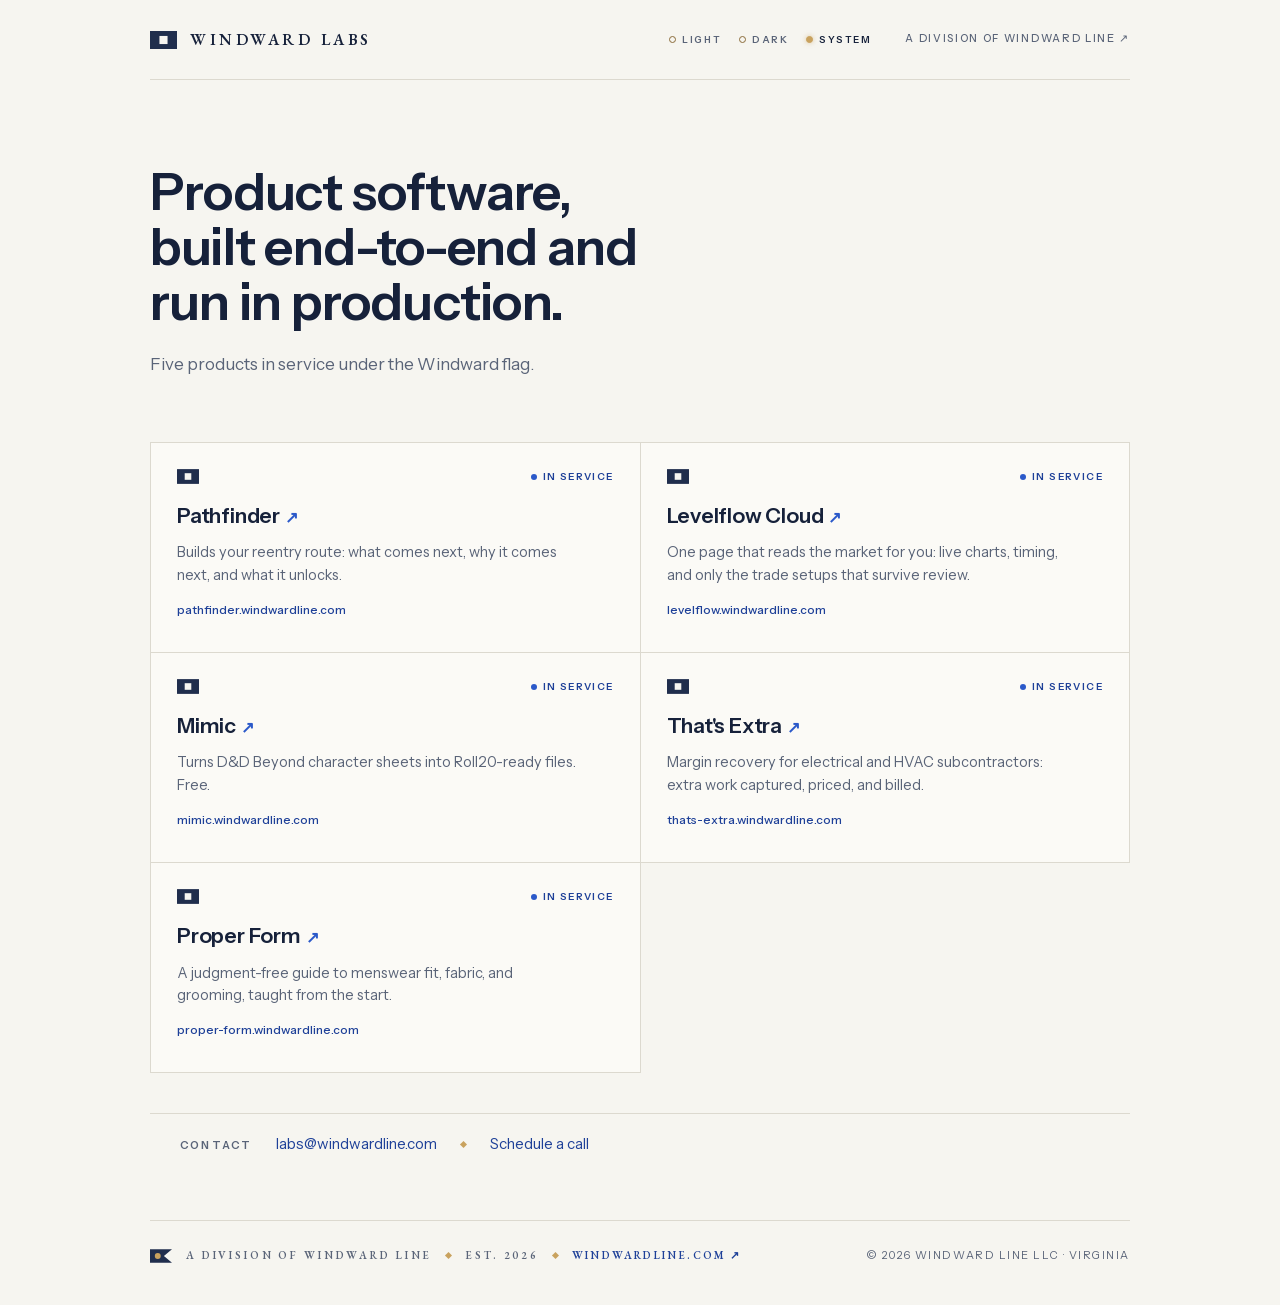
<file: index.html>
<!DOCTYPE html>
<html lang="en">
<head>
<meta charset="utf-8">
<meta name="viewport" content="width=device-width, initial-scale=1">
<title>Windward Labs</title>
<meta name="description" content="Windward Labs is the software division of Windward Line. Five products in service: Pathfinder, Levelflow Cloud, Mimic, That's Extra, and Proper Form.">
<script src="script.js"></script>
<link rel="preload" href="fonts/InstrumentSans.woff2" as="font" type="font/woff2" crossorigin>
<link rel="preload" href="fonts/EBGaramond-Roman.woff2" as="font" type="font/woff2" crossorigin>
<link rel="stylesheet" href="style.css">
<link rel="icon" href="favicon.ico" sizes="32x32">
<link rel="icon" href="favicon.svg" type="image/svg+xml">
<link rel="apple-touch-icon" href="apple-touch-icon.png">
</head>
<body>

<header class="top">
  <span class="brand">
    <svg class="lflag" width="27" height="18" viewBox="0 0 30 20" role="img" aria-label="Windward Labs flag">
      <rect class="f" x="0.7" y="0.7" width="28.6" height="18.6"/>
      <rect class="s" x="10.5" y="5.5" width="9" height="9"/>
    </svg>
    <span class="brand-name">Windward Labs</span>
  </span>
  <div class="top-right">
    <div class="lamp" role="group" aria-label="Lamp">
      <button class="lamp-opt" type="button" data-set-theme="light" aria-pressed="false">Light</button>
      <button class="lamp-opt" type="button" data-set-theme="dark" aria-pressed="false">Dark</button>
      <button class="lamp-opt" type="button" data-set-theme="system" aria-pressed="true">System</button>
    </div>
    <a class="top-link" href="https://windwardline.com" target="_blank" rel="noopener">A division of Windward Line ↗</a>
  </div>
</header>

<main>
  <section class="hero" aria-label="Windward Labs">
    <h1 class="hero-h1">Product software, built end-to-end and run in production.</h1>
    <p class="hero-sub">Five products in service under the Windward flag.</p>
  </section>

  <section class="fleet" aria-label="Products">
    <a class="cell" href="https://pathfinder.windwardline.com" target="_blank" rel="noopener">
      <span class="cell-head">
        <svg class="lflag" width="22" height="15" viewBox="0 0 30 20" aria-hidden="true"><rect class="f" x="0.7" y="0.7" width="28.6" height="18.6"/><rect class="s" x="10.5" y="5.5" width="9" height="9"/></svg>
        <span class="cell-status">In Service</span>
      </span>
      <span class="cell-name">Pathfinder<span class="arr" aria-hidden="true">↗</span></span>
      <span class="cell-desc">Builds your reentry route: what comes next, why it comes next, and what it unlocks.</span>
      <span class="cell-domain">pathfinder.windwardline.com</span>
    </a>
    <a class="cell" href="https://levelflow.windwardline.com" target="_blank" rel="noopener">
      <span class="cell-head">
        <svg class="lflag" width="22" height="15" viewBox="0 0 30 20" aria-hidden="true"><rect class="f" x="0.7" y="0.7" width="28.6" height="18.6"/><rect class="s" x="10.5" y="5.5" width="9" height="9"/></svg>
        <span class="cell-status">In Service</span>
      </span>
      <span class="cell-name">Levelflow Cloud<span class="arr" aria-hidden="true">↗</span></span>
      <span class="cell-desc">One page that reads the market for you: live charts, timing, and only the trade setups that survive review.</span>
      <span class="cell-domain">levelflow.windwardline.com</span>
    </a>
    <a class="cell" href="https://mimic.windwardline.com" target="_blank" rel="noopener">
      <span class="cell-head">
        <svg class="lflag" width="22" height="15" viewBox="0 0 30 20" aria-hidden="true"><rect class="f" x="0.7" y="0.7" width="28.6" height="18.6"/><rect class="s" x="10.5" y="5.5" width="9" height="9"/></svg>
        <span class="cell-status">In Service</span>
      </span>
      <span class="cell-name">Mimic<span class="arr" aria-hidden="true">↗</span></span>
      <span class="cell-desc">Turns D&amp;D Beyond character sheets into Roll20-ready files. Free.</span>
      <span class="cell-domain">mimic.windwardline.com</span>
    </a>
    <a class="cell" href="https://thats-extra.windwardline.com" target="_blank" rel="noopener">
      <span class="cell-head">
        <svg class="lflag" width="22" height="15" viewBox="0 0 30 20" aria-hidden="true"><rect class="f" x="0.7" y="0.7" width="28.6" height="18.6"/><rect class="s" x="10.5" y="5.5" width="9" height="9"/></svg>
        <span class="cell-status">In Service</span>
      </span>
      <span class="cell-name">That's Extra<span class="arr" aria-hidden="true">↗</span></span>
      <span class="cell-desc">Margin recovery for electrical and HVAC subcontractors: extra work captured, priced, and billed.</span>
      <span class="cell-domain">thats-extra.windwardline.com</span>
    </a>
    <a class="cell" href="https://proper-form.windwardline.com" target="_blank" rel="noopener">
      <span class="cell-head">
        <svg class="lflag" width="22" height="15" viewBox="0 0 30 20" aria-hidden="true"><rect class="f" x="0.7" y="0.7" width="28.6" height="18.6"/><rect class="s" x="10.5" y="5.5" width="9" height="9"/></svg>
        <span class="cell-status">In Service</span>
      </span>
      <span class="cell-name">Proper Form<span class="arr" aria-hidden="true">↗</span></span>
      <span class="cell-desc">A judgment-free guide to menswear fit, fabric, and grooming, taught from the start.</span>
      <span class="cell-domain">proper-form.windwardline.com</span>
    </a>
  </section>
</main>

<section class="contact" aria-label="Contact">
  <h2 class="contact-label">Contact</h2>
  <a class="contact-link" href="mailto:labs@windwardline.com?subject=%5BWindward%20Labs%5D%20Contact">labs@windwardline.com</a>
  <span class="contact-sep" aria-hidden="true"></span>
  <a class="contact-link" href="/schedule">Schedule&nbsp;a&nbsp;call</a>
</section>

<footer class="foot">
  <span class="plate">
    <svg class="hflag" width="22" height="14" viewBox="0 0 34 21" aria-hidden="true">
      <path class="f" d="M0 0 H34 L21.5 10.5 L34 21 H0 Z"/>
      <circle class="d" cx="12" cy="10.5" r="4.6"/>
    </svg>
    <span class="plate-text">A division of Windward Line</span>
    <span class="plate-diamond" aria-hidden="true"></span>
    <span class="plate-text">Est. 2026</span>
    <span class="plate-diamond" aria-hidden="true"></span>
    <a class="plate-link" href="https://windwardline.com" target="_blank" rel="noopener">windwardline.com&nbsp;↗</a>
  </span>
  <span class="foot-copy">© 2026 Windward Line LLC · Virginia</span>
</footer>

</body>
</html>
</file>
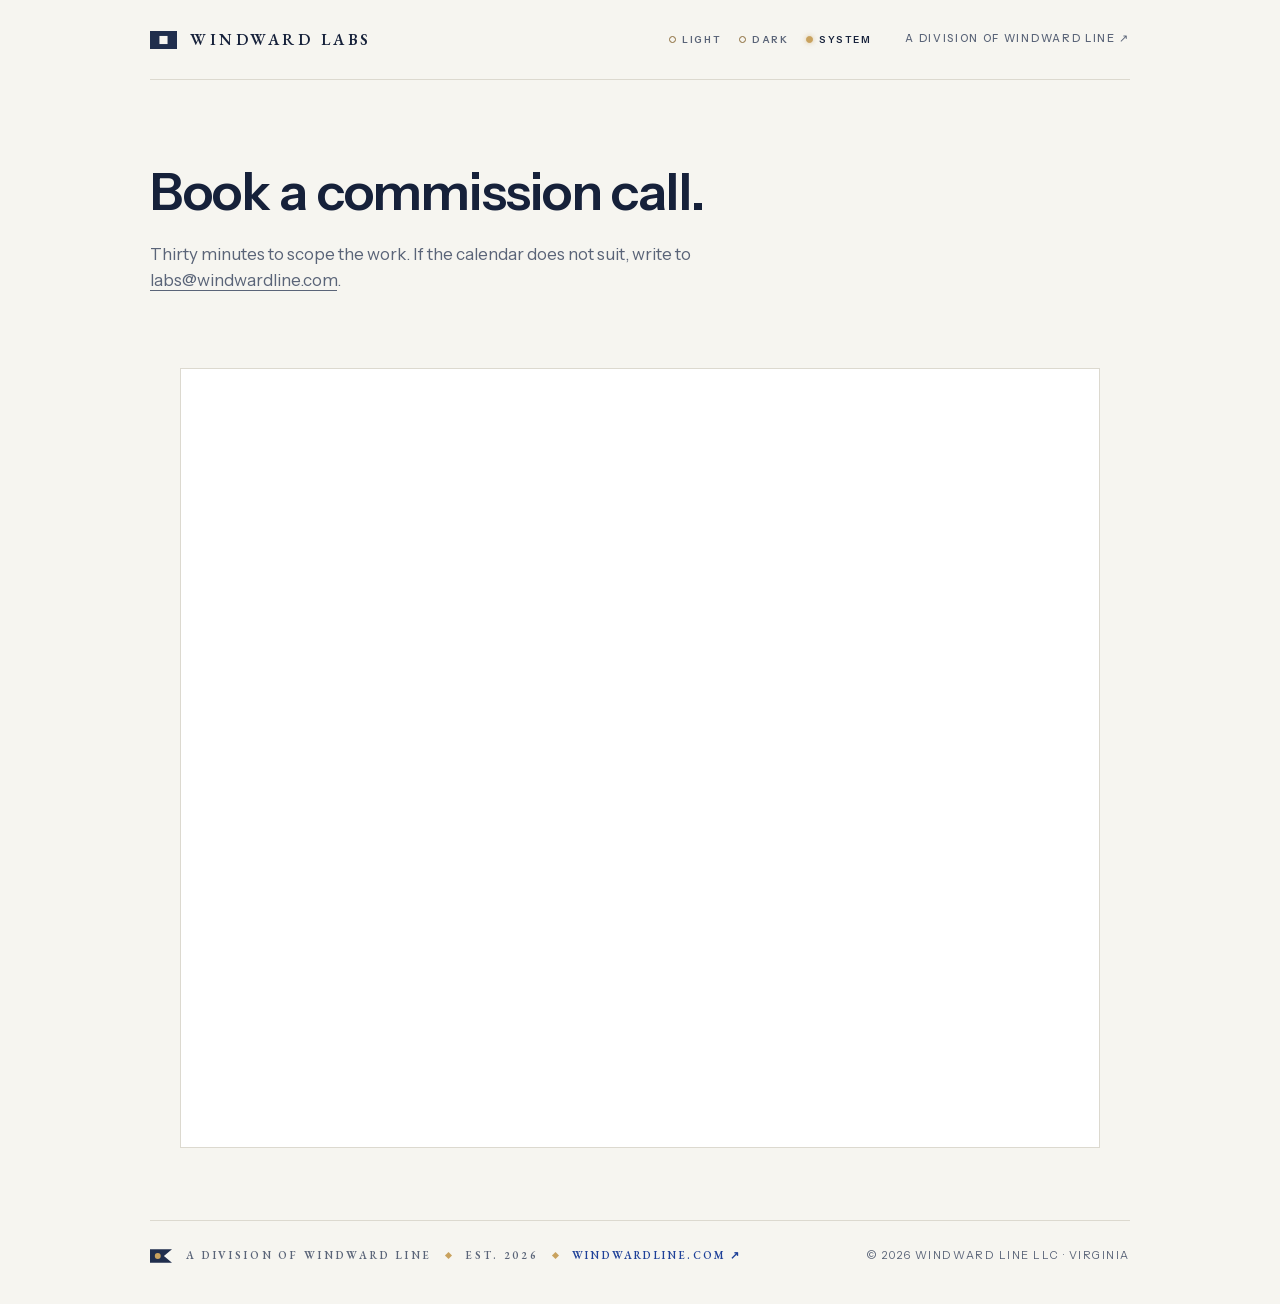
<file: schedule.html>
<!DOCTYPE html>
<html lang="en">
<head>
<meta charset="utf-8">
<meta name="viewport" content="width=device-width, initial-scale=1">
<title>Schedule — Windward Labs</title>
<meta name="description" content="Book a commission call with Windward Labs, the software division of Windward Line.">
<script src="script.js"></script>
<link rel="preload" href="fonts/InstrumentSans.woff2" as="font" type="font/woff2" crossorigin>
<link rel="preload" href="fonts/EBGaramond-Roman.woff2" as="font" type="font/woff2" crossorigin>
<link rel="stylesheet" href="style.css">
<link rel="icon" href="favicon.ico" sizes="32x32">
<link rel="icon" href="favicon.svg" type="image/svg+xml">
<link rel="apple-touch-icon" href="apple-touch-icon.png">
</head>
<body>

<header class="top">
  <a class="brand" href="/">
    <svg class="lflag" width="27" height="18" viewBox="0 0 30 20" role="img" aria-label="Windward Labs flag">
      <rect class="f" x="0.7" y="0.7" width="28.6" height="18.6"/>
      <rect class="s" x="10.5" y="5.5" width="9" height="9"/>
    </svg>
    <span class="brand-name">Windward Labs</span>
  </a>
  <div class="top-right">
    <div class="lamp" role="group" aria-label="Lamp">
      <button class="lamp-opt" type="button" data-set-theme="light" aria-pressed="false">Light</button>
      <button class="lamp-opt" type="button" data-set-theme="dark" aria-pressed="false">Dark</button>
      <button class="lamp-opt" type="button" data-set-theme="system" aria-pressed="true">System</button>
    </div>
    <a class="top-link" href="https://windwardline.com" target="_blank" rel="noopener">A division of Windward Line ↗</a>
  </div>
</header>

<main>
  <section class="hero" aria-label="Schedule">
    <h1 class="hero-h1">Book a commission call.</h1>
    <p class="hero-sub">Thirty minutes to scope the work. If the calendar does not suit,
    write to <a href="mailto:labs@windwardline.com?subject=%5BWindward%20Labs%5D%20Contact">labs@windwardline.com</a>.</p>
  </section>

  <section class="sched" aria-label="Booking calendar">
    <iframe class="sched-frame" src="https://koalendar.com/e/windward-labs?embed=true" title="Windward Labs booking calendar" loading="lazy"></iframe>
  </section>
</main>

<footer class="foot">
  <span class="plate">
    <svg class="hflag" width="22" height="14" viewBox="0 0 34 21" aria-hidden="true">
      <path class="f" d="M0 0 H34 L21.5 10.5 L34 21 H0 Z"/>
      <circle class="d" cx="12" cy="10.5" r="4.6"/>
    </svg>
    <span class="plate-text">A division of Windward Line</span>
    <span class="plate-diamond" aria-hidden="true"></span>
    <span class="plate-text">Est. 2026</span>
    <span class="plate-diamond" aria-hidden="true"></span>
    <a class="plate-link" href="https://windwardline.com" target="_blank" rel="noopener">windwardline.com&nbsp;↗</a>
  </span>
  <span class="foot-copy">© 2026 Windward Line LLC · Virginia</span>
</footer>

</body>
</html>
</file>
<file: style.css>
/* Windward Labs — the Slipway. Spec: docs/superpowers/specs/2026-07-25-labs-slipway-design.md */

:root {
  color-scheme: light dark;
  --g: #f6f5f0;
  --ink: #16213a;
  --mut: #5a6478;
  --line: #dcd9cf;
  --blue: #2b59c9;
  --blue-ink: #1e4098;
  --cell: #fbfaf6;
  --cell-hover: #ffffff;
  --gold: #c9a25e;
  --gold-ink: #8a6b39;
  --lf-field: #202e4d;
  --lf-square: #f6f5f0;
  --lf-stroke: #202e4d;
  --lf-sw: 1.4;
  --hf-fill: #202e4d;
  --hf-stroke: transparent;
  --hf-sw: 0;
  --hf-dot: #c9a25e;
}

@media (prefers-color-scheme: dark) {
  :root {
    --g: #0f141e;
    --ink: #e7e9ee;
    --mut: #98a2b6;
    --line: rgba(231, 233, 238, 0.14);
    --blue: #8aa5f2;
    --blue-ink: #a9bcf6;
    --cell: rgba(255, 255, 255, 0.035);
    --cell-hover: rgba(255, 255, 255, 0.07);
    --gold: #c9a25e;
    --gold-ink: #d9bd85;
    --lf-field: #202e4d;
    --lf-square: #f6f5f0;
    --lf-stroke: #d9bd85;
    --lf-sw: 1.4;
    --hf-fill: transparent;
    --hf-stroke: #d9bd85;
    --hf-sw: 1.6;
    --hf-dot: #d9bd85;
  }
}

/* The lamp: a stored choice outranks the OS preference */
:root[data-theme="light"] {
  --g: #f6f5f0;
  --ink: #16213a;
  --mut: #5a6478;
  --line: #dcd9cf;
  --blue: #2b59c9;
  --blue-ink: #1e4098;
  --cell: #fbfaf6;
  --cell-hover: #ffffff;
  --gold: #c9a25e;
  --gold-ink: #8a6b39;
  --lf-field: #202e4d;
  --lf-square: #f6f5f0;
  --lf-stroke: #202e4d;
  --lf-sw: 1.4;
  --hf-fill: #202e4d;
  --hf-stroke: transparent;
  --hf-sw: 0;
  --hf-dot: #c9a25e;
}
:root[data-theme="dark"] {
  --g: #0f141e;
  --ink: #e7e9ee;
  --mut: #98a2b6;
  --line: rgba(231, 233, 238, 0.14);
  --blue: #8aa5f2;
  --blue-ink: #a9bcf6;
  --cell: rgba(255, 255, 255, 0.035);
  --cell-hover: rgba(255, 255, 255, 0.07);
  --gold: #c9a25e;
  --gold-ink: #d9bd85;
  --lf-field: #202e4d;
  --lf-square: #f6f5f0;
  --lf-stroke: #d9bd85;
  --lf-sw: 1.4;
  --hf-fill: transparent;
  --hf-stroke: #d9bd85;
  --hf-sw: 1.6;
  --hf-dot: #d9bd85;
}

@font-face {
  font-family: "Instrument Sans";
  font-style: normal;
  font-weight: 400 600;
  font-display: swap;
  src: url(fonts/InstrumentSans.woff2) format("woff2");
}
@font-face {
  font-family: "EB Garamond";
  font-style: normal;
  font-weight: 400 800;
  font-display: swap;
  src: url(fonts/EBGaramond-Roman.woff2) format("woff2");
}

* { box-sizing: border-box; margin: 0; }

body {
  font-family: "Instrument Sans", Helvetica, Arial, sans-serif;
  background: var(--g);
  color: var(--ink);
  line-height: 1.6;
  -webkit-font-smoothing: antialiased;
  max-width: 1040px;
  margin: 0 auto;
  padding: 0 30px;
}

/* flags */
.lflag .f { fill: var(--lf-field); stroke: var(--lf-stroke); stroke-width: var(--lf-sw); }
.lflag .s { fill: var(--lf-square); }
.hflag .f { fill: var(--hf-fill); stroke: var(--hf-stroke); stroke-width: var(--hf-sw); }
.hflag .d { fill: var(--hf-dot); }

/* top bar */
.top {
  display: flex;
  align-items: center;
  justify-content: space-between;
  gap: 18px;
  padding: 26px 0;
  border-bottom: 1px solid var(--line);
}
.brand { display: flex; align-items: center; gap: 13px; }
.brand-name {
  font-family: "EB Garamond", Georgia, serif;
  font-weight: 600;
  font-size: 16px;
  letter-spacing: 0.22em;
  text-transform: uppercase;
  white-space: nowrap;
}
.top-right { display: flex; align-items: center; gap: 26px; flex-wrap: wrap; justify-content: flex-end; }
.top-link {
  font-size: 10.5px;
  font-weight: 500;
  letter-spacing: 0.16em;
  color: var(--mut);
  text-decoration: none;
  text-transform: uppercase;
  white-space: nowrap;
}
.top-link:hover { color: var(--blue-ink); }

/* the lamp */
.lamp { display: flex; align-items: center; gap: 2px; }
.lamp-opt {
  display: flex;
  align-items: center;
  gap: 6px;
  background: none;
  border: none;
  padding: 8px 8px;
  cursor: pointer;
  font-family: "Instrument Sans", Helvetica, Arial, sans-serif;
  font-size: 9.5px;
  font-weight: 600;
  letter-spacing: 0.16em;
  text-transform: uppercase;
  color: var(--mut);
}
.lamp-opt::before {
  content: "";
  width: 5px;
  height: 5px;
  border-radius: 50%;
  border: 1px solid var(--gold-ink);
  flex: none;
}
.lamp-opt:hover { color: var(--blue-ink); }
.lamp-opt:focus-visible { outline: 2px solid var(--blue); outline-offset: 3px; }
.lamp-opt[aria-pressed="true"] { color: var(--ink); }
.lamp-opt[aria-pressed="true"]::before {
  background: var(--gold);
  border-color: var(--gold);
  box-shadow: 0 0 5px rgba(201, 162, 94, 0.55);
}

/* hero */
.hero { padding: 84px 0 64px; max-width: 640px; }
.hero-h1 {
  font-weight: 600;
  font-size: clamp(32px, 5.4vw, 52px);
  line-height: 1.06;
  letter-spacing: -0.015em;
  text-wrap: balance;
}
.hero-sub { margin-top: 22px; font-size: 17px; color: var(--mut); line-height: 1.55; }

/* fleet grid */
.fleet {
  display: grid;
  grid-template-columns: 1fr 1fr;
  border-top: 1px solid var(--line);
  border-left: 1px solid var(--line);
}
.cell {
  display: block;
  border-right: 1px solid var(--line);
  border-bottom: 1px solid var(--line);
  padding: 26px 26px 30px;
  background: var(--cell);
  text-decoration: none;
  color: inherit;
}
.cell:hover { background: var(--cell-hover); }
.cell:hover .cell-name { color: var(--blue-ink); }
.cell:focus-visible { outline: 2px solid var(--blue); outline-offset: -2px; }
.cell-head { display: flex; justify-content: space-between; align-items: center; gap: 12px; }
.cell-status {
  font-size: 10px;
  font-weight: 600;
  letter-spacing: 0.14em;
  text-transform: uppercase;
  color: var(--blue-ink);
  display: flex;
  align-items: center;
  gap: 6px;
}
.cell-status::before { content: ""; width: 6px; height: 6px; border-radius: 50%; background: var(--blue); }
.cell-name { display: block; margin-top: 14px; font-weight: 600; font-size: 21px; letter-spacing: -0.01em; }
.cell-name .arr { color: var(--blue); margin-left: 5px; font-size: 16px; display: inline-block; }
.cell-desc { display: block; margin-top: 9px; font-size: 14.5px; line-height: 1.55; color: var(--mut); max-width: 40ch; }
.cell-domain { display: inline-block; margin-top: 14px; font-size: 12px; font-weight: 500; color: var(--blue-ink); }

/* footer */
.foot {
  margin-top: 64px;
  border-top: 1px solid var(--line);
  padding: 26px 0 40px;
  display: flex;
  flex-wrap: wrap;
  gap: 18px 32px;
  align-items: center;
  justify-content: space-between;
}
.plate { display: flex; align-items: center; gap: 14px; flex-wrap: wrap; }
.plate-text {
  font-family: "EB Garamond", Georgia, serif;
  font-weight: 600;
  font-size: 11px;
  letter-spacing: 0.26em;
  text-transform: uppercase;
  color: var(--mut);
}
.plate-diamond {
  width: 5px;
  height: 5px;
  background: var(--gold);
  transform: rotate(45deg);
  flex: none;
}
.plate-link {
  font-family: "EB Garamond", Georgia, serif;
  font-weight: 600;
  font-size: 11px;
  letter-spacing: 0.2em;
  text-transform: uppercase;
  color: var(--blue-ink);
  text-decoration: none;
}
.plate-link:hover { text-decoration: underline; text-underline-offset: 4px; }
.plate-link:focus-visible, .top-link:focus-visible { outline: 2px solid var(--blue); outline-offset: 3px; }
.foot-copy { font-size: 11px; letter-spacing: 0.14em; color: var(--mut); text-transform: uppercase; }

/* motion, only when welcome */
@media (prefers-reduced-motion: no-preference) {
  .cell { transition: background 0.15s ease; }
  .cell-name, .lamp-opt, .top-link { transition: color 0.15s ease; }
  .cell .arr { transition: transform 0.15s ease; }
  .cell:hover .arr { transform: translate(2px, -2px); }
  .lamp-opt::before { transition: background 0.15s ease, box-shadow 0.15s ease; }
}

/* small screens */
@media (max-width: 780px) {
  .top { flex-wrap: wrap; }
  .fleet { grid-template-columns: 1fr; }
  .hero { padding: 56px 0 44px; }
}

/* print: daylight, no chrome */
@media print {
  :root {
    --g: #ffffff;
    --ink: #16213a;
    --mut: #5a6478;
    --line: #dcd9cf;
    --blue: #1e4098;
    --blue-ink: #1e4098;
    --cell: #ffffff;
    --cell-hover: #ffffff;
    --gold: #c9a25e;
    --gold-ink: #8a6b39;
    --lf-field: #202e4d;
    --lf-square: #ffffff;
    --lf-stroke: #202e4d;
    --lf-sw: 1.4;
    --hf-fill: #202e4d;
    --hf-stroke: transparent;
    --hf-sw: 0;
    --hf-dot: #c9a25e;
  }
  .lamp, .arr { display: none; }
}

/* contact */
.contact { max-width: 980px; margin: 40px auto 0; padding: 18px 30px 0; border-top: 1px solid var(--line); display: flex; align-items: baseline; gap: 24px; }
.contact-label { font-size: 11px; font-weight: 600; letter-spacing: 0.2em; text-transform: uppercase; color: var(--mut); }
.contact-link { font-size: 15px; color: var(--blue-ink); text-decoration: none; }
.contact-link:hover { text-decoration: underline; text-underline-offset: 4px; }

/* the gangway (scheduling) */
a.brand { text-decoration: none; color: inherit; }
.sched { max-width: 980px; margin: 0 auto; padding: 10px 30px 8px; }
.sched-frame { display: block; width: 100%; height: 780px; border: 1px solid var(--line); background: #ffffff; }
.contact-sep { width: 5px; height: 5px; background: var(--gold); transform: rotate(45deg); align-self: center; flex: none; }
.hero-sub a { color: inherit; text-decoration: underline; text-underline-offset: 4px; }
</file>
